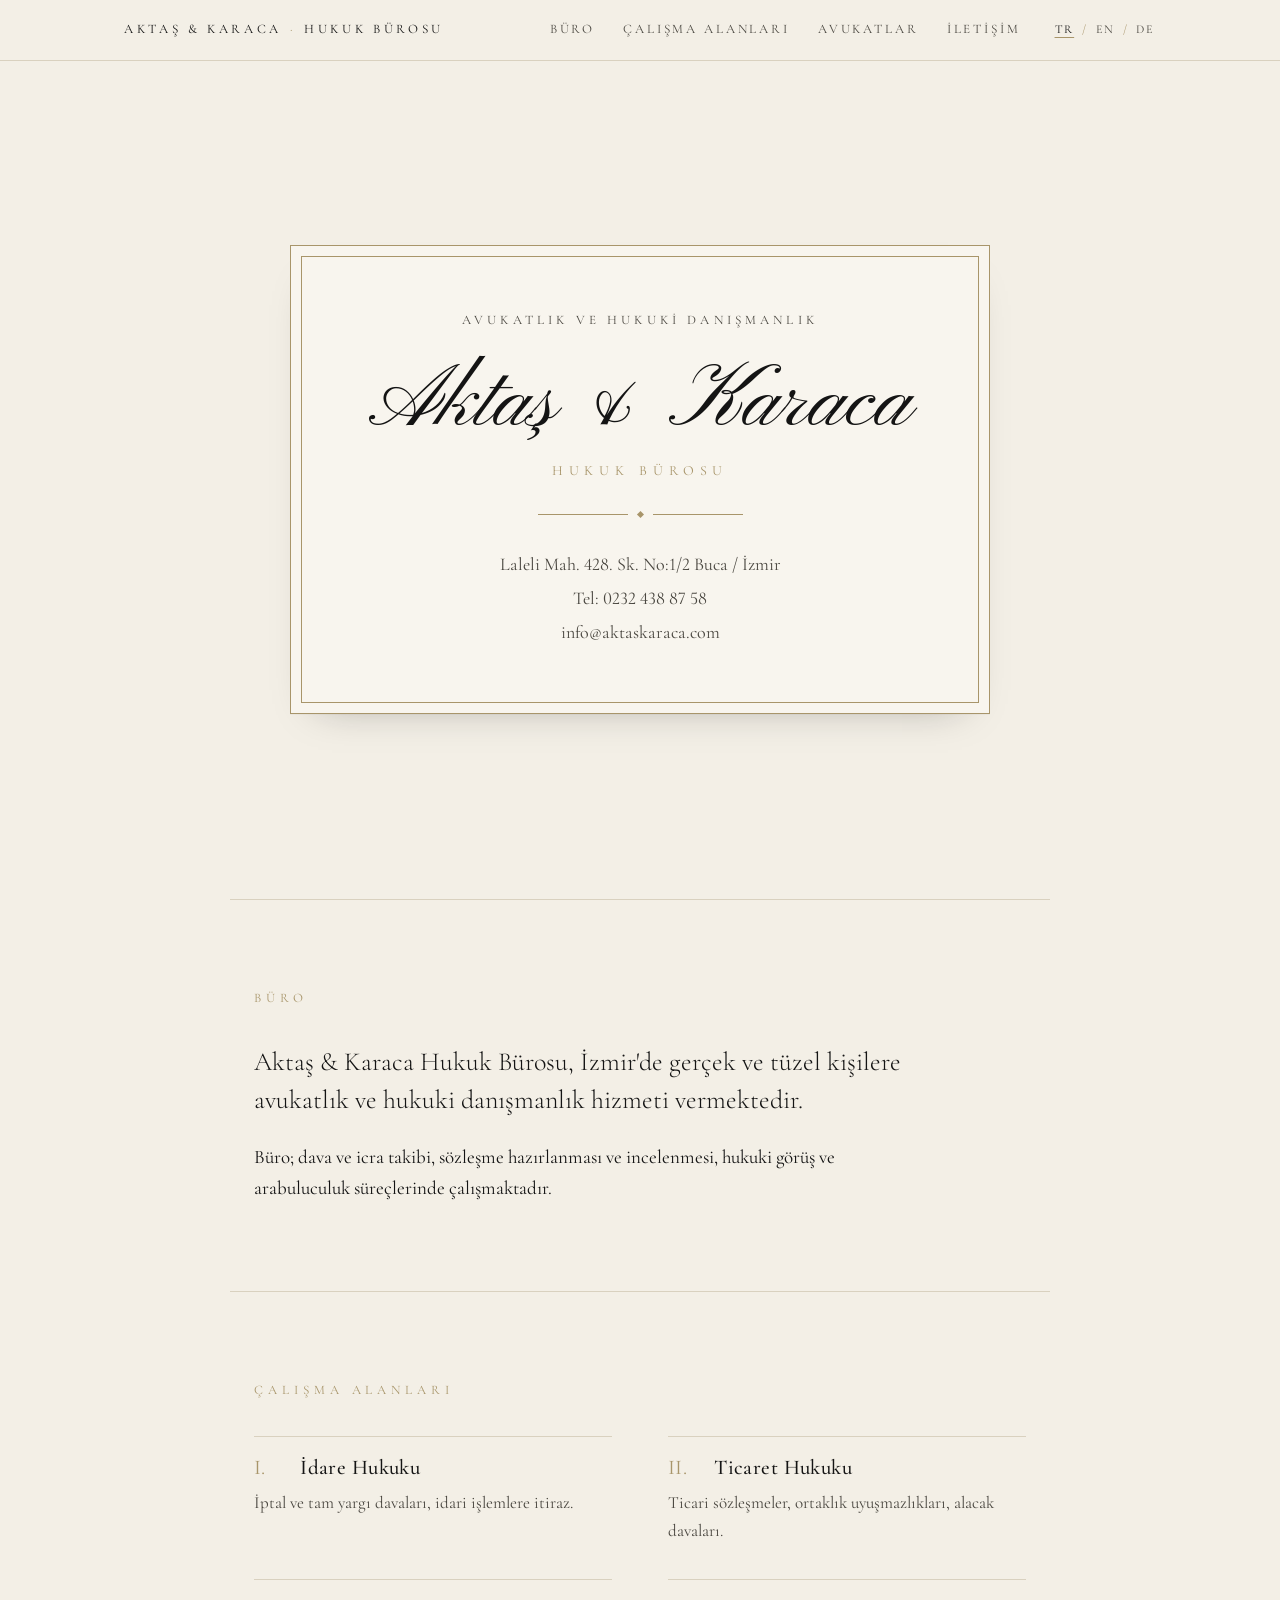
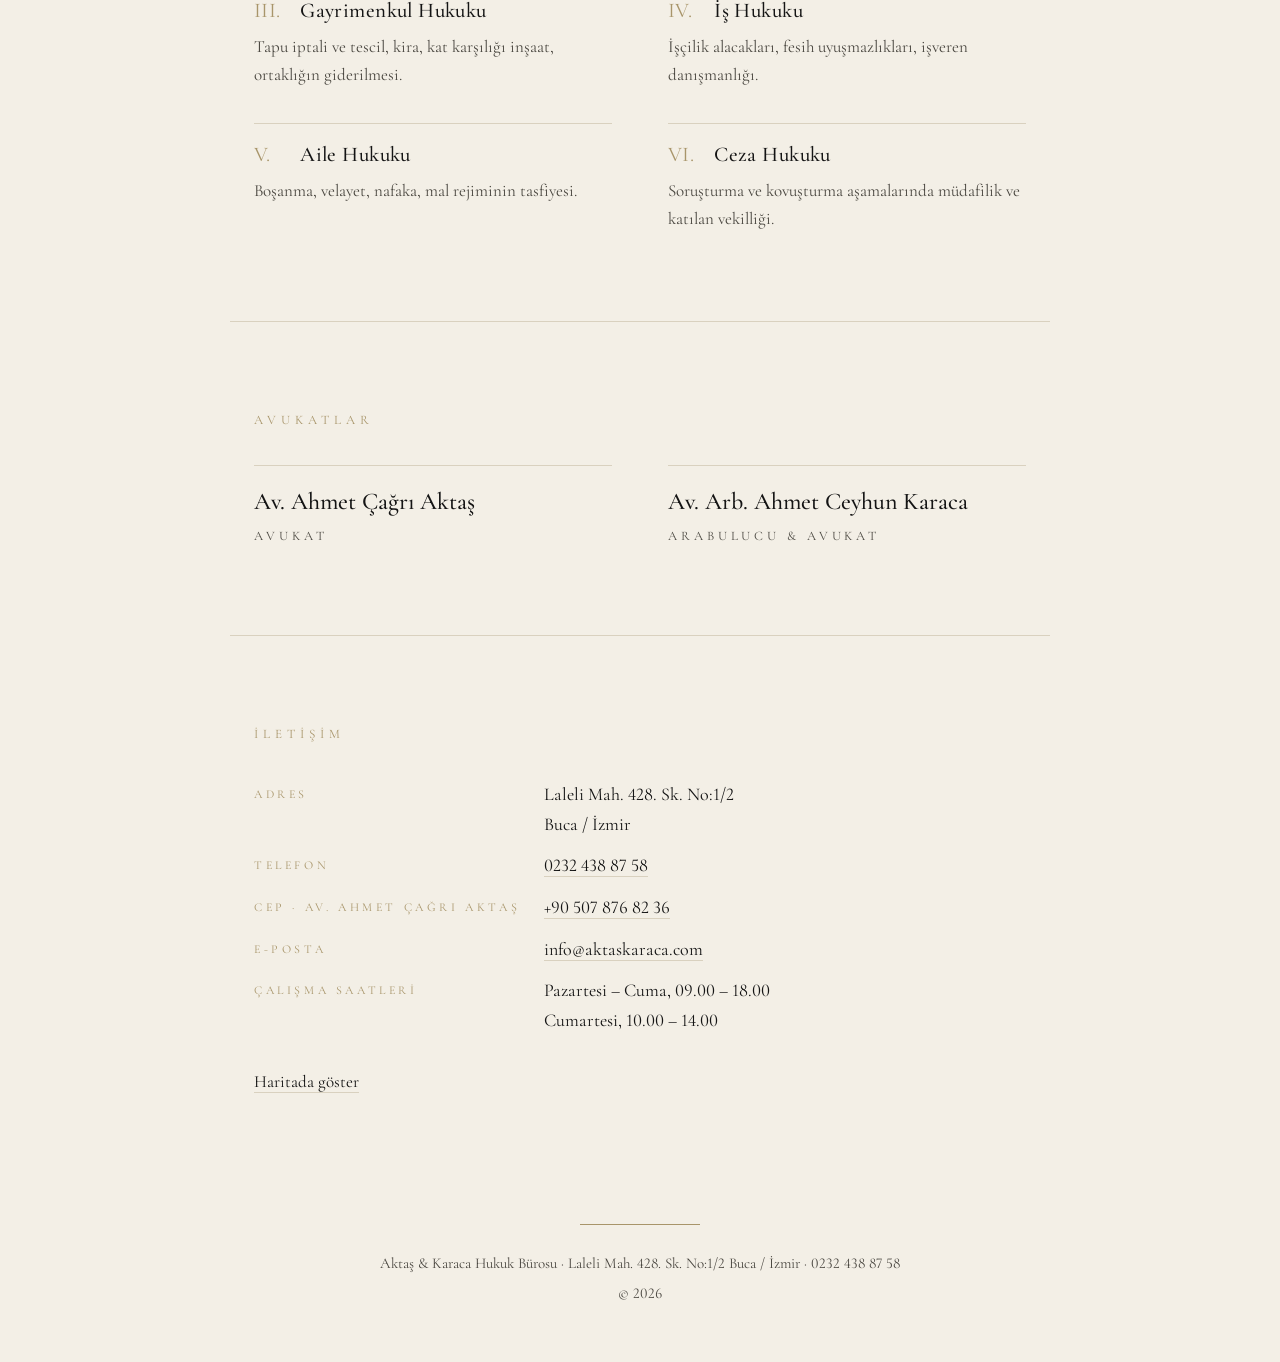
<file: index.html>
<!DOCTYPE html>
<html lang="tr">
<head>
  <meta charset="UTF-8" />
  <meta name="viewport" content="width=device-width, initial-scale=1.0" />
  <link rel="icon" type="image/svg+xml" href="favicon.svg" />
  <link rel="apple-touch-icon" href="apple-touch-icon.png" />
  <meta name="theme-color" content="#F3EFE6" />
  <meta name="description" content="Aktaş & Karaca Hukuk Bürosu · Laleli Mah. 428. Sk. No:1/2 Buca / İzmir · 0232 438 87 58" />

  <meta property="og:type"         content="website" />
  <meta property="og:url"          content="https://aktaskaraca.com" />
  <meta property="og:title"        content="Aktaş & Karaca Hukuk Bürosu" />
  <meta property="og:description"  content="Hukuk Bürosu · Buca / İzmir" />
  <meta property="og:image"        content="https://aktaskaraca.com/og-image.png" />
  <meta property="og:image:width"  content="1200" />
  <meta property="og:image:height" content="630" />
  <meta property="og:locale"       content="tr_TR" />
  <meta name="twitter:card"        content="summary_large_image" />

  <title>Aktaş &amp; Karaca Hukuk Bürosu</title>

  <link rel="preload" href="fonts/CormorantGaramond.woff2" as="font" type="font/woff2" crossorigin />
  <link rel="stylesheet" href="styles.css" />
</head>
<body>

  <header class="masthead" id="top">
    <div class="masthead-inner">
      <a href="#top" class="masthead-name">Aktaş &amp; Karaca<span class="dot">·</span><span data-i18n="brand.sub">Hukuk Bürosu</span></a>
      <nav class="masthead-nav" aria-label="Ana menü">
        <a href="#buro"     data-i18n="nav.office">Büro</a>
        <a href="#alanlar"  data-i18n="nav.areas">Çalışma Alanları</a>
        <a href="#avukatlar" data-i18n="nav.lawyers">Avukatlar</a>
        <a href="#iletisim" data-i18n="nav.contact">İletişim</a>
      </nav>
      <div class="lang" role="group" aria-label="Dil">
        <button data-lang="tr" class="active">TR</button><span>/</span><button data-lang="en">EN</button><span>/</span><button data-lang="de">DE</button>
      </div>
    </div>
  </header>

  <main>
    <!-- Kart -->
    <section class="card-wrap" aria-label="Aktaş & Karaca Hukuk Bürosu">
      <div class="card">
        <p class="card-kicker" data-i18n="card.kicker">Avukatlık ve Hukuki Danışmanlık</p>
        <h1 class="card-name">Aktaş &amp; Karaca</h1>
        <p class="card-sub" data-i18n="brand.sub">Hukuk Bürosu</p>
        <div class="flourish" aria-hidden="true"><span></span><i></i><span></span></div>
        <address class="card-address">
          Laleli Mah. 428. Sk. No:1/2 Buca / İzmir<br />
          <span data-i18n="card.tel">Tel</span>: <a href="tel:+902324388758">0232 438 87 58</a><br />
          <a href="mailto:info@aktaskaraca.com">info@aktaskaraca.com</a>
        </address>
      </div>
    </section>

    <!-- Büro -->
    <section class="block" id="buro">
      <h2 class="label" data-i18n="nav.office">Büro</h2>
      <p class="lead" data-i18n="office.p1">Aktaş &amp; Karaca Hukuk Bürosu, İzmir'de gerçek ve tüzel kişilere avukatlık ve hukuki danışmanlık hizmeti vermektedir.</p>
      <p data-i18n="office.p2">Büro; dava ve icra takibi, sözleşme hazırlanması ve incelenmesi, hukuki görüş ve arabuluculuk süreçlerinde çalışmaktadır.</p>
    </section>

    <!-- Çalışma alanları -->
    <section class="block" id="alanlar">
      <h2 class="label" data-i18n="nav.areas">Çalışma Alanları</h2>
      <ol class="areas">
        <li><h3 data-i18n="a1.t">İdare Hukuku</h3><p data-i18n="a1.d">İptal ve tam yargı davaları, idari işlemlere itiraz.</p></li>
        <li><h3 data-i18n="a2.t">Ticaret Hukuku</h3><p data-i18n="a2.d">Ticari sözleşmeler, ortaklık uyuşmazlıkları, alacak davaları.</p></li>
        <li><h3 data-i18n="a3.t">Gayrimenkul Hukuku</h3><p data-i18n="a3.d">Tapu iptali ve tescil, kira, kat karşılığı inşaat, ortaklığın giderilmesi.</p></li>
        <li><h3 data-i18n="a4.t">İş Hukuku</h3><p data-i18n="a4.d">İşçilik alacakları, fesih uyuşmazlıkları, işveren danışmanlığı.</p></li>
        <li><h3 data-i18n="a5.t">Aile Hukuku</h3><p data-i18n="a5.d">Boşanma, velayet, nafaka, mal rejiminin tasfiyesi.</p></li>
        <li><h3 data-i18n="a6.t">Ceza Hukuku</h3><p data-i18n="a6.d">Soruşturma ve kovuşturma aşamalarında müdafilik ve katılan vekilliği.</p></li>
      </ol>
    </section>

    <!-- Avukatlar -->
    <section class="block" id="avukatlar">
      <h2 class="label" data-i18n="nav.lawyers">Avukatlar</h2>
      <div class="lawyers">
        <div class="lawyer">
          <p class="lawyer-name">Av. Ahmet Çağrı Aktaş</p>
          <p class="lawyer-title" data-i18n="l.lawyer">Avukat</p>
        </div>
        <div class="lawyer">
          <p class="lawyer-name">Av. Arb. Ahmet Ceyhun Karaca</p>
          <p class="lawyer-title" data-i18n="l.lawyerMed">Arabulucu &amp; Avukat</p>
        </div>
      </div>
    </section>

    <!-- İletişim -->
    <section class="block" id="iletisim">
      <h2 class="label" data-i18n="nav.contact">İletişim</h2>
      <div class="contact">
        <div class="contact-info">
          <dl>
            <dt data-i18n="c.addr">Adres</dt><dd>Laleli Mah. 428. Sk. No:1/2<br />Buca / İzmir</dd>
            <dt data-i18n="c.tel">Telefon</dt><dd><a href="tel:+902324388758">0232 438 87 58</a></dd>
            <dt data-i18n="c.mobile">Cep · Av. Ahmet Çağrı Aktaş</dt><dd><a href="tel:+905078768236">+90 507 876 82 36</a></dd>
            <dt data-i18n="c.mail">E-posta</dt><dd><a href="mailto:info@aktaskaraca.com">info@aktaskaraca.com</a></dd>
            <dt data-i18n="c.hours">Çalışma Saatleri</dt><dd data-i18n="c.hoursV">Pazartesi – Cuma, 09.00 – 18.00
Cumartesi, 10.00 – 14.00</dd>
          </dl>
          <p class="maplink"><a href="https://www.google.com/maps/search/?api=1&amp;query=38.3972962,27.1490779" target="_blank" rel="noopener" data-i18n="c.map">Haritada göster</a></p>
        </div>

      </div>
    </section>
  </main>

  <footer class="colophon">
    <div class="rule" aria-hidden="true"></div>
    <p>Aktaş &amp; Karaca Hukuk Bürosu · Laleli Mah. 428. Sk. No:1/2 Buca / İzmir · 0232 438 87 58</p>
    <p>© <span id="year">2026</span></p>
  </footer>

  <script src="script.js"></script>
</body>
</html>
</file>
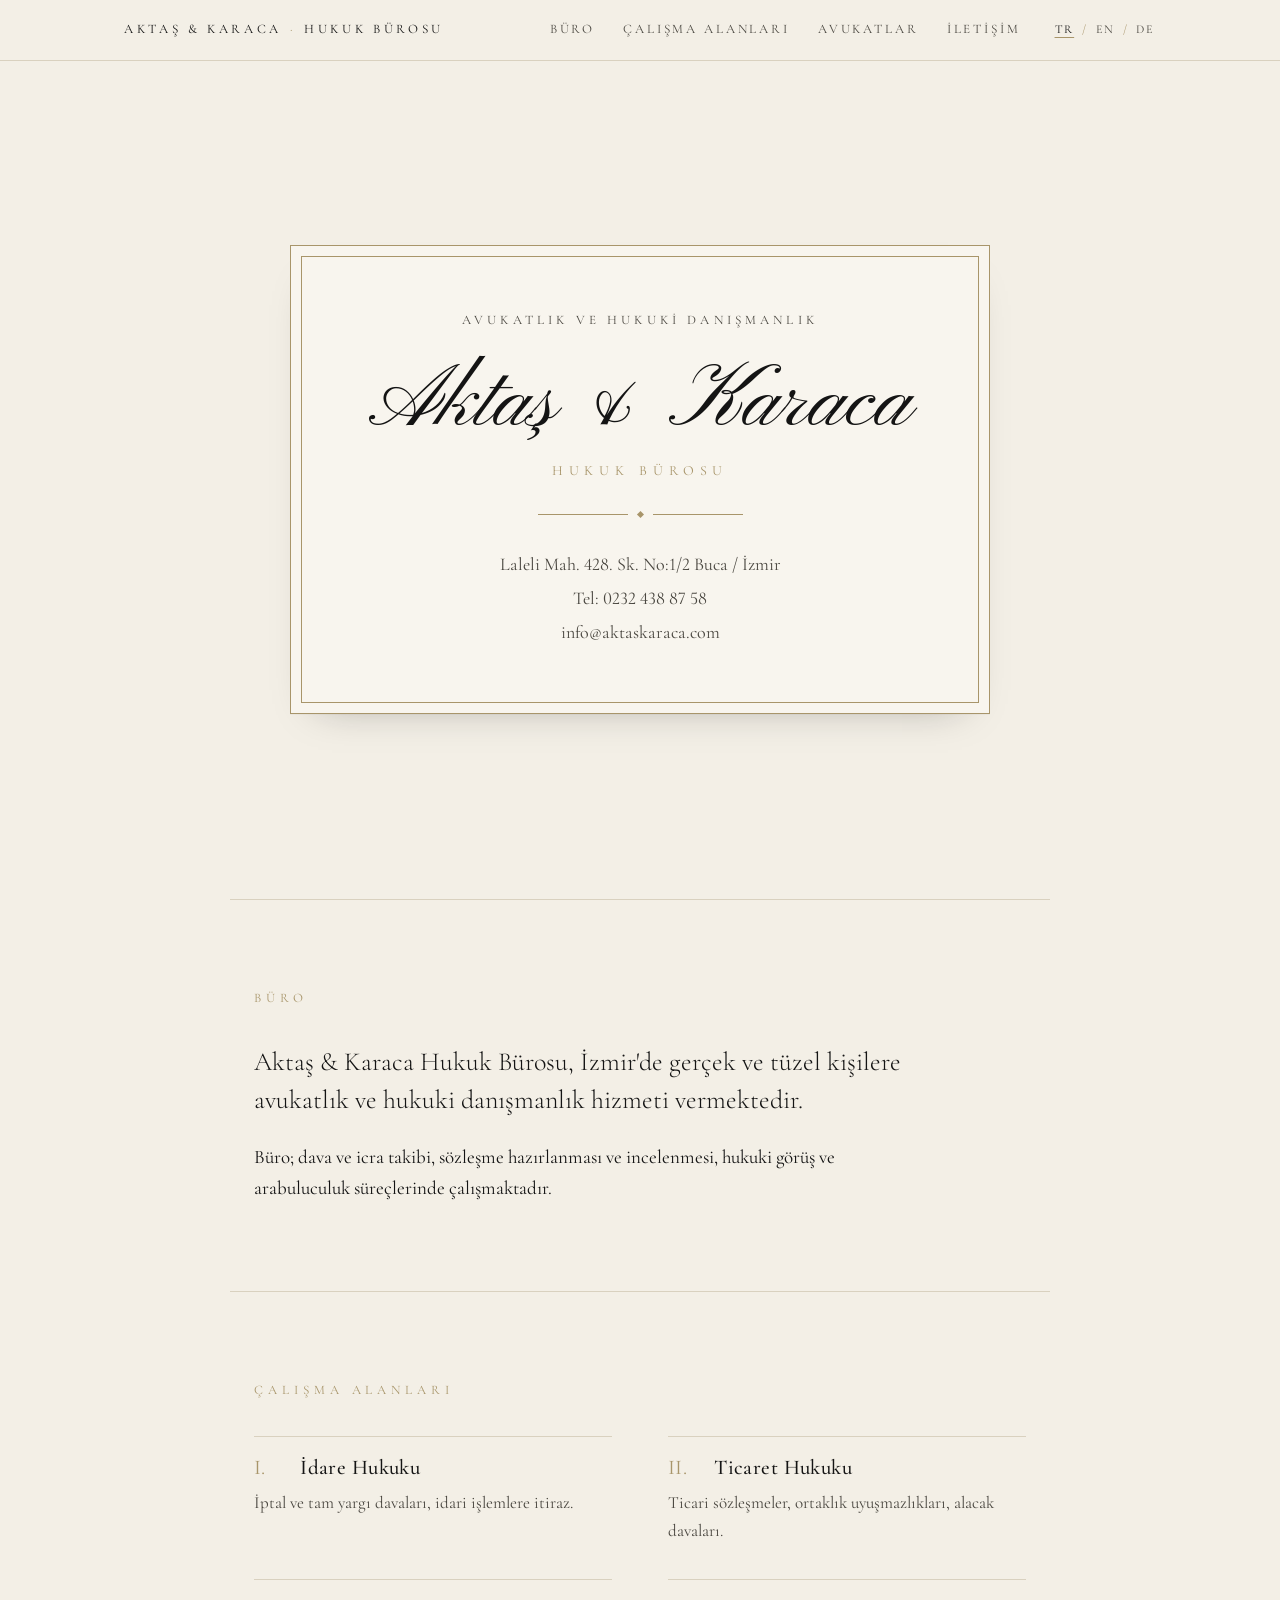
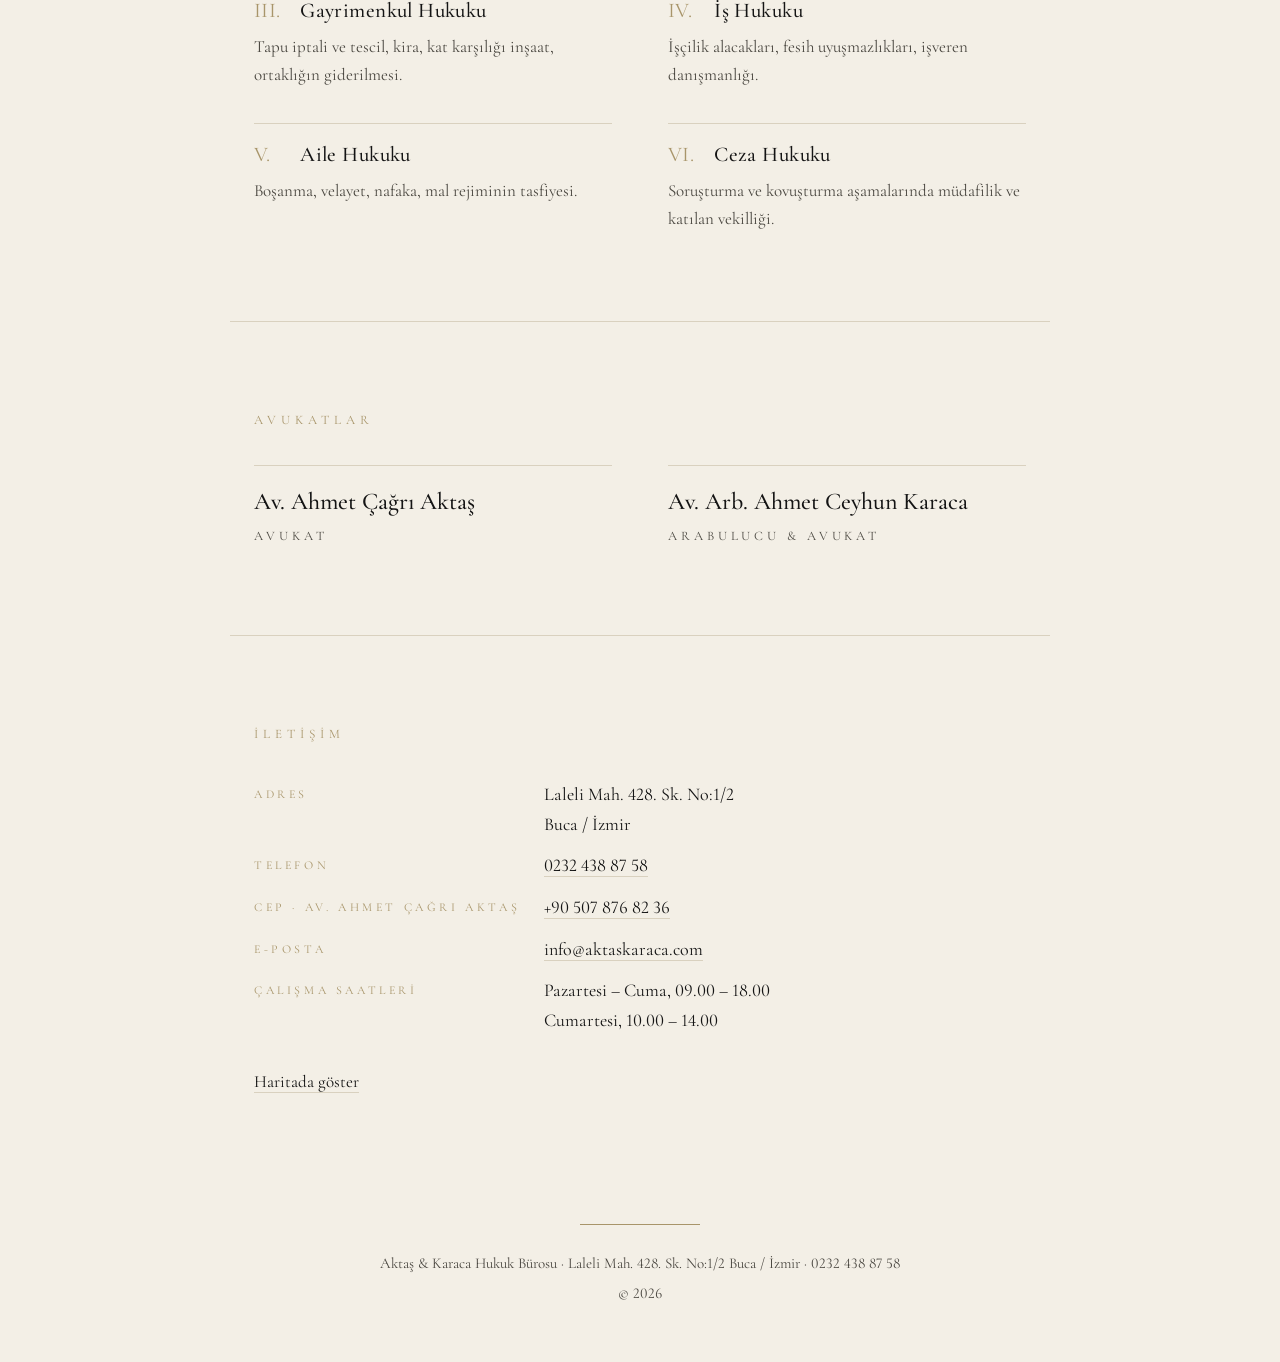
<file: blog.html>
<!DOCTYPE html>
<html lang="tr"><head><meta charset="UTF-8" />
<meta http-equiv="refresh" content="0; url=index.html" />
<link rel="canonical" href="https://aktaskaraca.com/index.html" />
<title>Aktaş &amp; Karaca Hukuk Bürosu</title></head>
<body><p><a href="index.html">Aktaş &amp; Karaca Hukuk Bürosu</a></p></body></html>
</file>
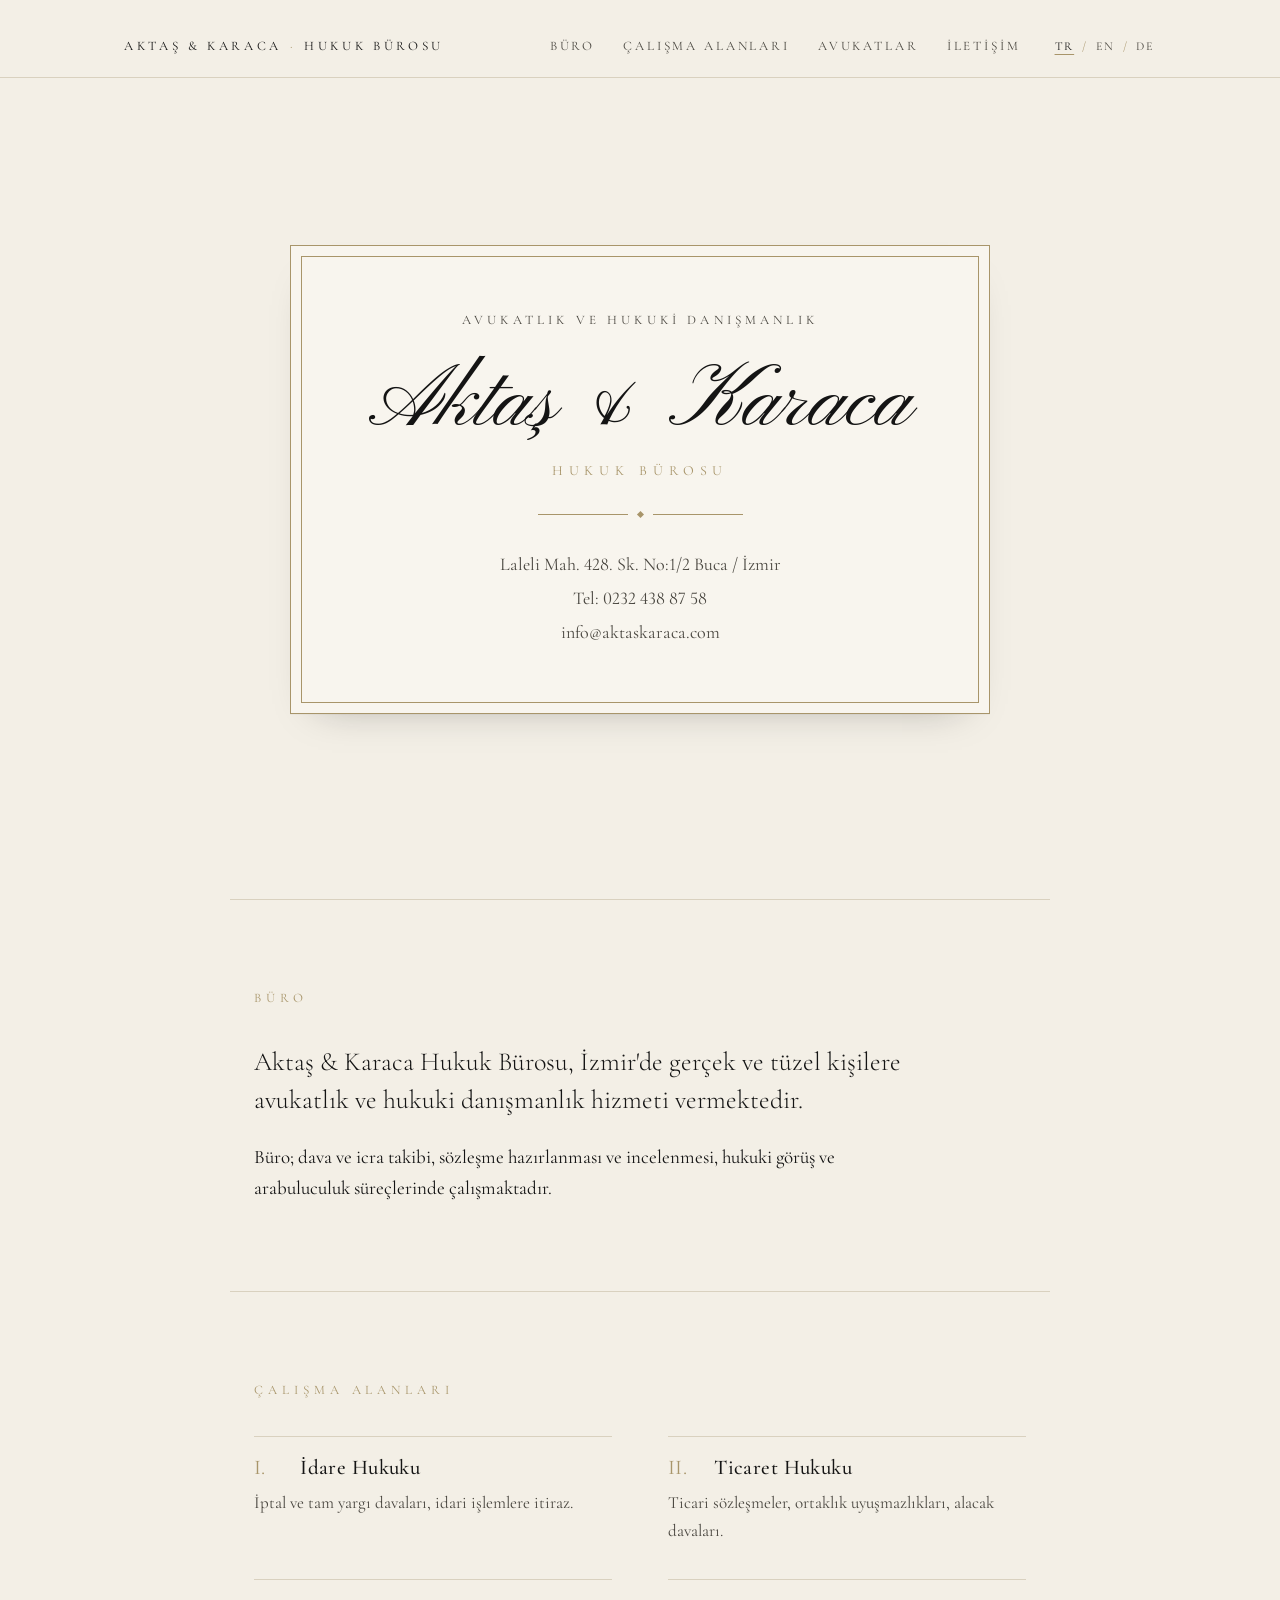
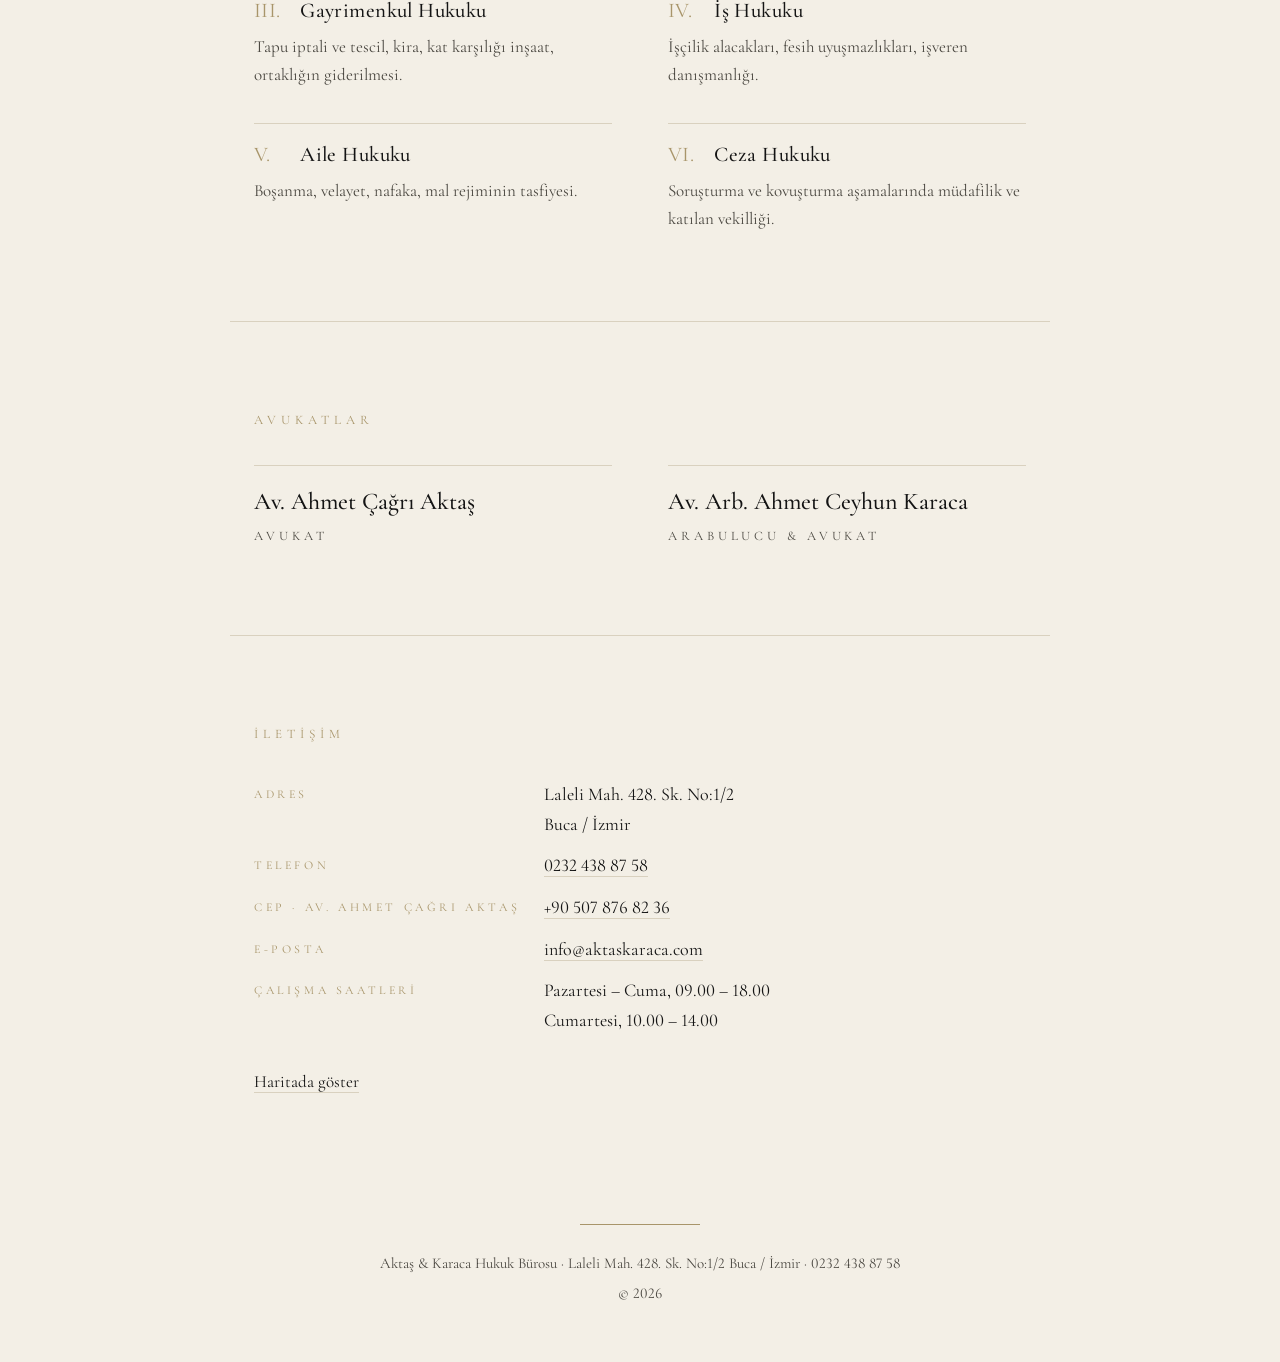
<file: hakkimizda.html>
<!DOCTYPE html>
<html lang="tr"><head><meta charset="UTF-8" />
<meta http-equiv="refresh" content="0; url=index.html#buro" />
<link rel="canonical" href="https://aktaskaraca.com/index.html#buro" />
<title>Aktaş &amp; Karaca Hukuk Bürosu</title></head>
<body><p><a href="index.html#buro">Aktaş &amp; Karaca Hukuk Bürosu</a></p></body></html>
</file>
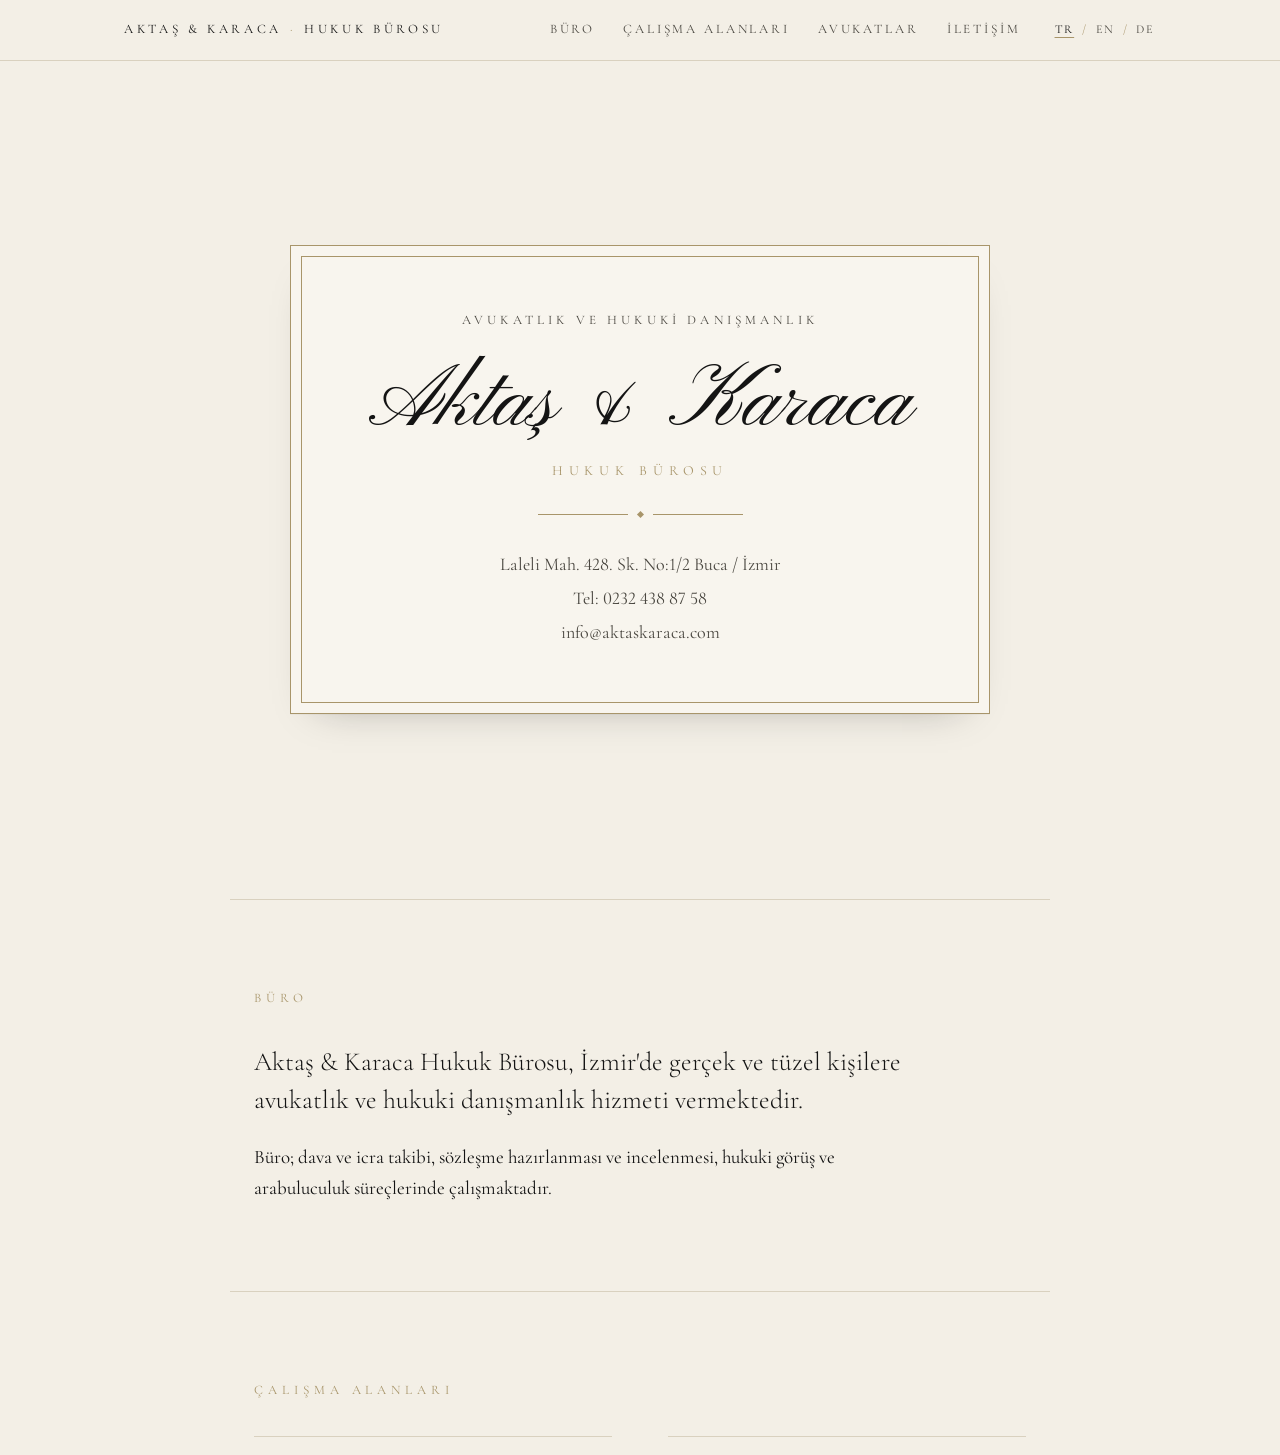
<file: hizmetler.html>
<!DOCTYPE html>
<html lang="tr"><head><meta charset="UTF-8" />
<meta http-equiv="refresh" content="0; url=index.html#alanlar" />
<link rel="canonical" href="https://aktaskaraca.com/index.html#alanlar" />
<title>Aktaş &amp; Karaca Hukuk Bürosu</title></head>
<body><p><a href="index.html#alanlar">Aktaş &amp; Karaca Hukuk Bürosu</a></p></body></html>
</file>
<file: styles.css>
/* Aktaş & Karaca — kartvizitle aynı dil: kemik zemin, mürekkep siyahı, soluk pirinç çizgi */
@font-face{font-family:'Cormorant Garamond';src:url('fonts/CormorantGaramond.woff2') format('woff2');font-weight:300 700;font-style:normal;font-display:swap}
@font-face{font-family:'Pinyon Script';src:url('fonts/PinyonScript.woff2') format('woff2');font-weight:400;font-style:normal;font-display:swap}
:root{
  --bone:#F3EFE6;      /* zemin, kartvizit kâğıdı */
  --paper:#F8F5EE;     /* kart ve form alanı */
  --ink:#141414;       /* metin */
  --ink-2:#4A4740;     /* ikincil metin */
  --brass:#A8956A;     /* yalnız ince çizgi ve etiket */
  --line:#D9D1BF;      /* ayraç */
  --serif:'Cormorant Garamond', Garamond, 'Times New Roman', serif;
  --script:'Pinyon Script', 'Cormorant Garamond', serif;
}
*{box-sizing:border-box;margin:0;padding:0}
html{scroll-behavior:smooth;-webkit-text-size-adjust:100%}
body{background:var(--bone);color:var(--ink);font-family:var(--serif);font-size:19px;line-height:1.65;font-weight:400;-webkit-font-smoothing:antialiased;font-variant-numeric:lining-nums;font-feature-settings:'lnum' 1}
a{color:inherit;text-decoration:none;border-bottom:1px solid var(--line);transition:border-color .2s}
a:hover{border-color:var(--ink)}
::selection{background:var(--ink);color:var(--bone)}

/* Üst şerit */
.masthead{position:sticky;top:0;z-index:10;background:var(--bone);border-bottom:1px solid var(--line)}
.masthead-inner{max-width:1080px;margin:0 auto;padding:18px 24px;display:flex;align-items:center;gap:32px}
.masthead-name{border:0;font-size:13px;letter-spacing:.28em;text-transform:uppercase;white-space:nowrap}
.masthead-name .dot{margin:0 .6em;color:var(--brass)}
.masthead-nav{display:flex;gap:28px;margin-left:auto}
.masthead-nav a{border:0;font-size:13px;letter-spacing:.22em;text-transform:uppercase;color:var(--ink-2)}
.masthead-nav a:hover{color:var(--ink)}
.lang{display:flex;align-items:center;gap:6px;font-size:12px;letter-spacing:.15em;color:var(--brass)}
.lang button{background:none;border:0;font:inherit;letter-spacing:inherit;color:var(--ink-2);cursor:pointer;padding:2px}
.lang button.active{color:var(--ink);text-decoration:underline;text-underline-offset:4px;text-decoration-color:var(--brass)}

/* Kart */
.card-wrap{min-height:calc(100vh - 62px);display:flex;align-items:center;justify-content:center;padding:56px 20px}
.card{width:100%;max-width:700px;background:var(--paper);text-align:center;padding:64px 48px;
  border:1px solid var(--brass);outline:1px solid var(--brass);outline-offset:-12px;
  box-shadow:0 1px 0 rgba(0,0,0,.03),0 18px 40px -28px rgba(20,20,20,.35)}
.card-kicker{font-size:13px;letter-spacing:.32em;text-transform:uppercase;color:var(--ink-2)}
.card-name{font-family:var(--script);font-weight:400;font-size:clamp(38px,10.5vw,88px);white-space:nowrap;line-height:1.15;margin:22px 0 4px}
.card-sub{font-size:14px;letter-spacing:.42em;text-transform:uppercase;color:var(--brass)}
.flourish{display:flex;align-items:center;justify-content:center;gap:10px;margin:30px auto}
.flourish span{display:block;width:90px;height:1px;background:var(--brass)}
.flourish i{display:block;width:5px;height:5px;background:var(--brass);transform:rotate(45deg)}
.card-address{font-style:normal;font-size:18px;line-height:1.9;color:var(--ink-2)}
.card-address a{border-color:transparent}
.card-address a:hover{border-color:var(--ink)}

/* Bölümler */
.block{max-width:820px;margin:0 auto;padding:88px 24px;border-top:1px solid var(--line)}
.label{font-weight:400;font-size:13px;letter-spacing:.38em;text-transform:uppercase;color:var(--brass);margin-bottom:34px}
.lead{font-size:26px;line-height:1.45;font-weight:300;margin-bottom:22px}
.block p{max-width:660px}

.areas{list-style:none;display:grid;grid-template-columns:1fr 1fr;gap:34px 56px;counter-reset:a}
.areas li{counter-increment:a;padding-top:14px;border-top:1px solid var(--line)}
.areas h3{font-weight:500;font-size:21px;letter-spacing:.02em;margin-bottom:4px}
.areas h3::before{content:counter(a,upper-roman) ".";display:inline-block;min-width:2.2em;color:var(--brass);font-weight:400}
.areas p{color:var(--ink-2);font-size:17px}

.lawyers{display:grid;grid-template-columns:1fr 1fr;gap:56px}
.lawyer{border-top:1px solid var(--line);padding-top:16px}
.lawyer-name{font-size:24px;font-weight:500}
.lawyer-title{font-size:13px;letter-spacing:.3em;text-transform:uppercase;color:var(--ink-2);margin-top:4px}

.contact{display:block}
.maplink{font-size:17px}
.contact dl{display:grid;grid-template-columns:auto 1fr;gap:12px 24px;margin-bottom:32px}
.contact dt{font-size:12px;letter-spacing:.3em;text-transform:uppercase;color:var(--brass);padding-top:5px}
.contact dd{font-size:18px;white-space:pre-line}
.map{border:1px solid var(--line);filter:grayscale(1) contrast(.95);aspect-ratio:4/3}
.map iframe{width:100%;height:100%;border:0;display:block}

.contact-form{display:flex;flex-direction:column;gap:18px}
.contact-form label{display:flex;flex-direction:column;gap:6px}
.contact-form label>span{font-size:12px;letter-spacing:.3em;text-transform:uppercase;color:var(--ink-2)}
.contact-form input[type=text],.contact-form input[type=email],.contact-form input[type=tel],.contact-form textarea{
  font:inherit;font-size:18px;color:var(--ink);background:var(--paper);border:0;border-bottom:1px solid var(--ink-2);
  padding:8px 2px;border-radius:0;outline:none;resize:vertical}
.contact-form input:focus,.contact-form textarea:focus{border-bottom-color:var(--ink);background:#fff}
.contact-form .consent{flex-direction:row;align-items:flex-start;gap:10px;font-size:16px}
.contact-form .consent span{letter-spacing:0;text-transform:none;font-size:16px;color:var(--ink-2)}
.contact-form .consent input{margin-top:6px;accent-color:var(--ink)}
.contact-form button{align-self:flex-start;font:inherit;font-size:13px;letter-spacing:.34em;text-transform:uppercase;
  background:var(--ink);color:var(--bone);border:1px solid var(--ink);padding:14px 38px;cursor:pointer;transition:all .2s}
.contact-form button:hover{background:transparent;color:var(--ink)}
.contact-form button:disabled{opacity:.5;cursor:wait}
.form-status{font-size:17px;min-height:1.6em}
.form-status.ok{color:var(--ink)}
.form-status.err{color:#7A2E22}

/* Alt bilgi */
.colophon{text-align:center;padding:40px 24px 56px;font-size:15px;color:var(--ink-2)}
.colophon .rule{width:120px;height:1px;background:var(--brass);margin:0 auto 26px}
.colophon p+p{margin-top:6px}

/* KVKK sayfası */
.doc{max-width:760px;margin:0 auto;padding:72px 24px 96px}
.doc h1{font-weight:400;font-size:34px;line-height:1.25;margin-bottom:8px}
.doc h2{font-weight:500;font-size:20px;margin:34px 0 10px}
.doc p,.doc li{font-size:18px;color:var(--ink)}
.doc ul{padding-left:1.2em}
.doc .meta{font-size:13px;letter-spacing:.3em;text-transform:uppercase;color:var(--brass);margin-bottom:36px}

/* Mobil */
@media (max-width:820px){
  body{font-size:18px}
  .masthead-inner{flex-wrap:wrap;gap:10px 18px;padding:14px 16px}
  .masthead-nav{order:3;width:100%;margin:0;gap:0;justify-content:space-between;white-space:nowrap}
  .masthead-nav a{font-size:11px;letter-spacing:.1em}
  .contact dl{grid-template-columns:1fr;gap:2px}
  .masthead-nav a,.lang button{display:inline-block;padding:10px 0;min-height:40px}
  .lang button{padding:10px 6px}
  .contact dd a,.card-address a,.maplink a{display:inline-block;padding:8px 0}
  .card-address{line-height:1.6}
  .contact dd{margin-bottom:12px}
  .lang{margin-left:auto}
  .masthead-name{font-size:12px;letter-spacing:.2em}
  .card-wrap{min-height:auto;padding:40px 16px}
  .card{padding:52px 22px;outline-offset:-9px}
  .flourish span{width:56px}
  .block{padding:64px 16px}
  .lead{font-size:22px}
  .areas,.lawyers,.contact{grid-template-columns:1fr;gap:28px}
}
@media (max-width:420px){
  .card-kicker{letter-spacing:.18em;font-size:12px}
  .card-sub{letter-spacing:.32em}
  .masthead-name .dot,.masthead-name .dot~span{display:none}
}
</file>
